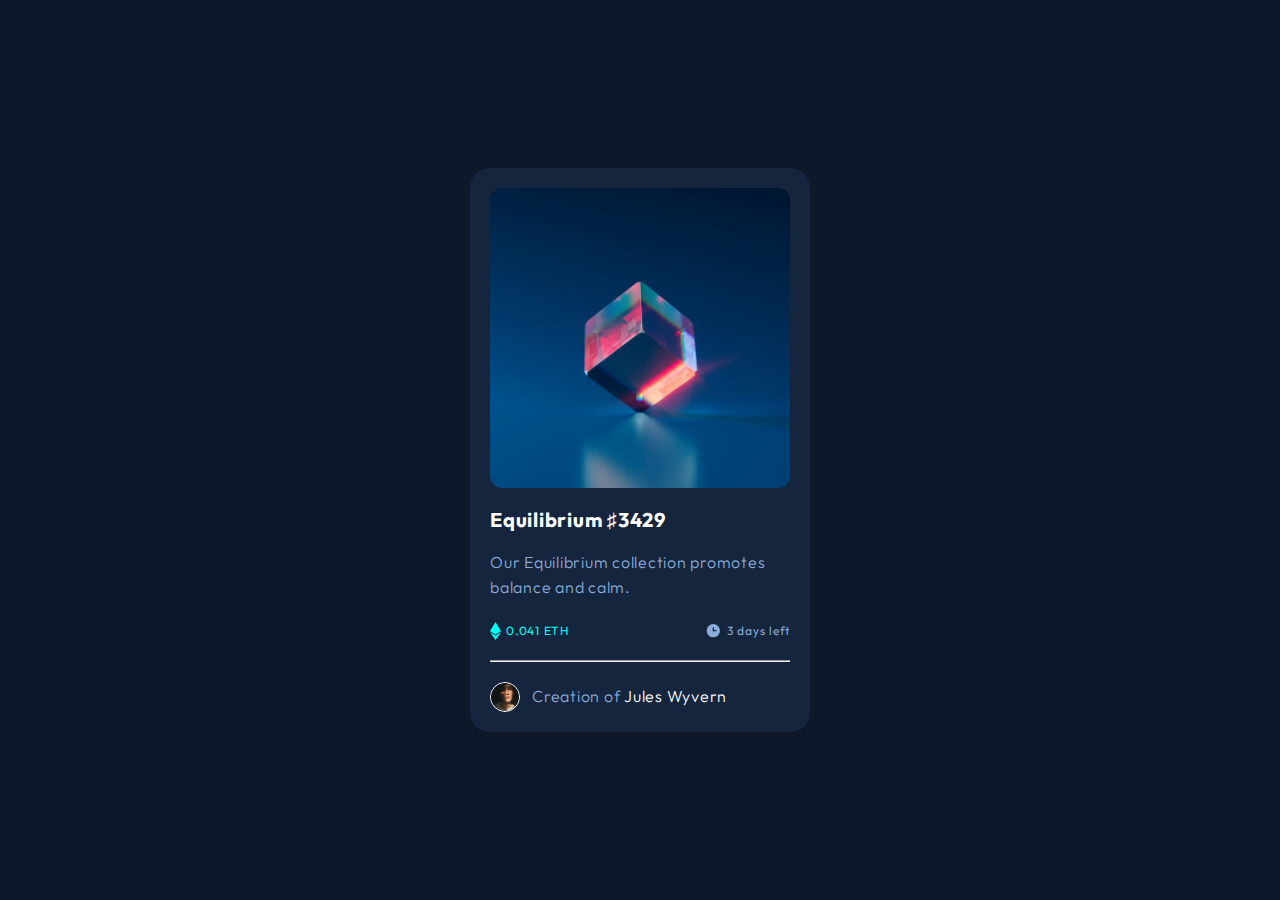
<file: newbie-challenges/nft-preview-card-component-main/index.html>
<!DOCTYPE html>
<html lang="en">
	<head>
		<meta charset="UTF-8" />
		<meta name="viewport" content="width=device-width, initial-scale=1.0" />
		<!-- displays site properly based on user's device -->

		<link
			rel="icon"
			type="image/png"
			sizes="32x32"
			href="./images/favicon-32x32.png"
		/>

		<title>Frontend Mentor | NFT preview card component</title>
		<link rel="preconnect" href="https://fonts.googleapis.com" />
		<link rel="preconnect" href="https://fonts.gstatic.com" crossorigin />
		<link
			href="https://fonts.googleapis.com/css2?family=Outfit:wght@300;400;700&display=swap"
			rel="stylesheet"
		/>

		<link rel="stylesheet" href="css/style.css" />
		<link rel="stylesheet" href="css/general.css" />
		<link rel="stylesheet" href="css/queries.css" />
	</head>
	<body>
		<div class="container">
			<div class="card grid grid-1">
				<div class="card__image">
					<img src="images/image-equilibrium.jpg" alt="Ethereum" />
					<div class="overlay">
						<img src="images/icon-view.svg" alt="overlay" />
					</div>
				</div>
				<div class="card__description grid">
					<h1 class="card-title">
						<a href="#">Equilibrium &sharp;3429</a>
					</h1>
					<p>Our Equilibrium collection promotes balance and calm.</p>
					<div class="values">
						<span class="eth-value item"
							><img
								src="images/icon-ethereum.svg"
								alt="icon-ethereum"
							/>0.041 ETH</span
						>
						<span class="days-left item"
							><img
								src="images/icon-clock.svg"
								alt="icon-clock"
							/>3 days left</span
						>
					</div>
					<hr />
					<div class="author-info">
						<img src="images/image-avatar.png" alt="Author Image" />
						<p>
							Creation of
							<span class="author-name"
								><a href="#">Jules Wyvern</a></span
							>
						</p>
					</div>
				</div>
			</div>
		</div>
	</body>
</html>
</file>
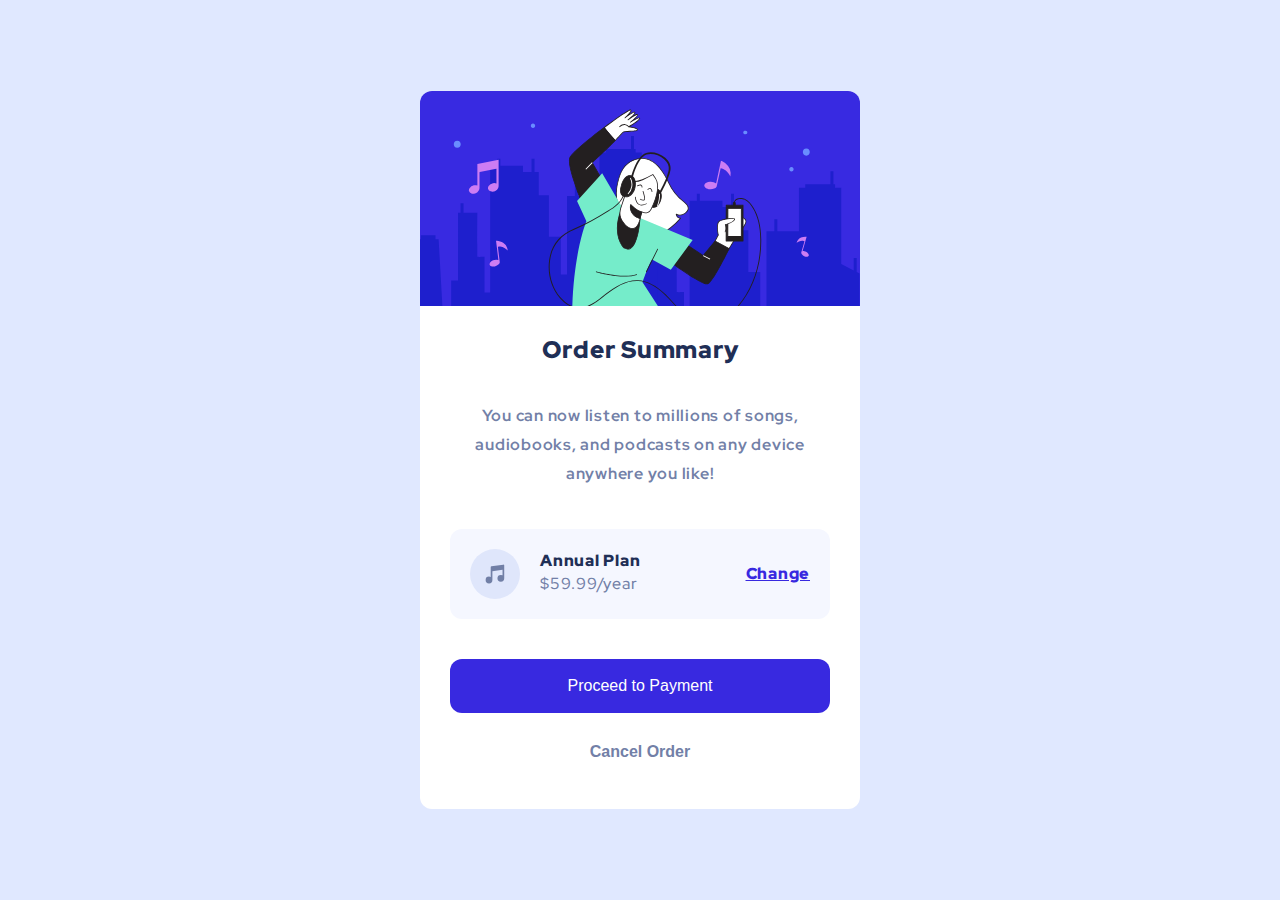
<file: newbie-challenges/order-summary-component-main/index.html>
<!DOCTYPE html>
<html lang="en">
	<head>
		<meta charset="UTF-8" />
		<meta name="viewport" content="width=device-width, initial-scale=1.0" />
		<!-- displays site properly based on user's device -->

		<link
			rel="icon"
			type="image/png"
			sizes="32x32"
			href="./images/favicon-32x32.png"
		/>
		<link rel="preconnect" href="https://fonts.googleapis.com" />
		<link rel="preconnect" href="https://fonts.gstatic.com" crossorigin />
		<link
			href="https://fonts.googleapis.com/css2?family=Red+Hat+Display:wght@500;700;900&display=swap"
			rel="stylesheet"
		/>
		<link rel="stylesheet" href="css/style.css" />
		<link rel="stylesheet" href="css/general.css" />
		<link rel="stylesheet" href="css/queries.css" />
		<title>Frontend Mentor | Order summary card</title>
	</head>
	<body>
		<main class="main-content">
			<div class="container">
				<div class="order__card">
					<div class="card-image">
						<img
							class="hero-img"
							src="images/illustration-hero.svg"
							alt="Card Hero Image"
						/>
					</div>
					<div class="card-content grid">
						<h1 class="card-content-header">Order Summary</h1>
						<p class="card-description">
							You can now listen to millions of songs, audiobooks,
							and podcasts on any device anywhere you like!
						</p>
						<div class="plan">
							<img
								class="plan-img"
								src="images/icon-music.svg"
								alt="Music Icon"
							/>
							<div class="plan-info">
								<p class="plan-type">Annual Plan</p>
								<p class="plan-price">&dollar;59.99/year</p>
							</div>
							<a class="plan-change" href="#">Change</a>
						</div>
						<div>
							<button type="submit" class="btn btn-confirm">
								Proceed to Payment
							</button>
							<button type="reset" class="btn btn-cancel">
								Cancel Order
							</button>
						</div>
					</div>
				</div>
			</div>
		</main>
	</body>
</html>
</file>
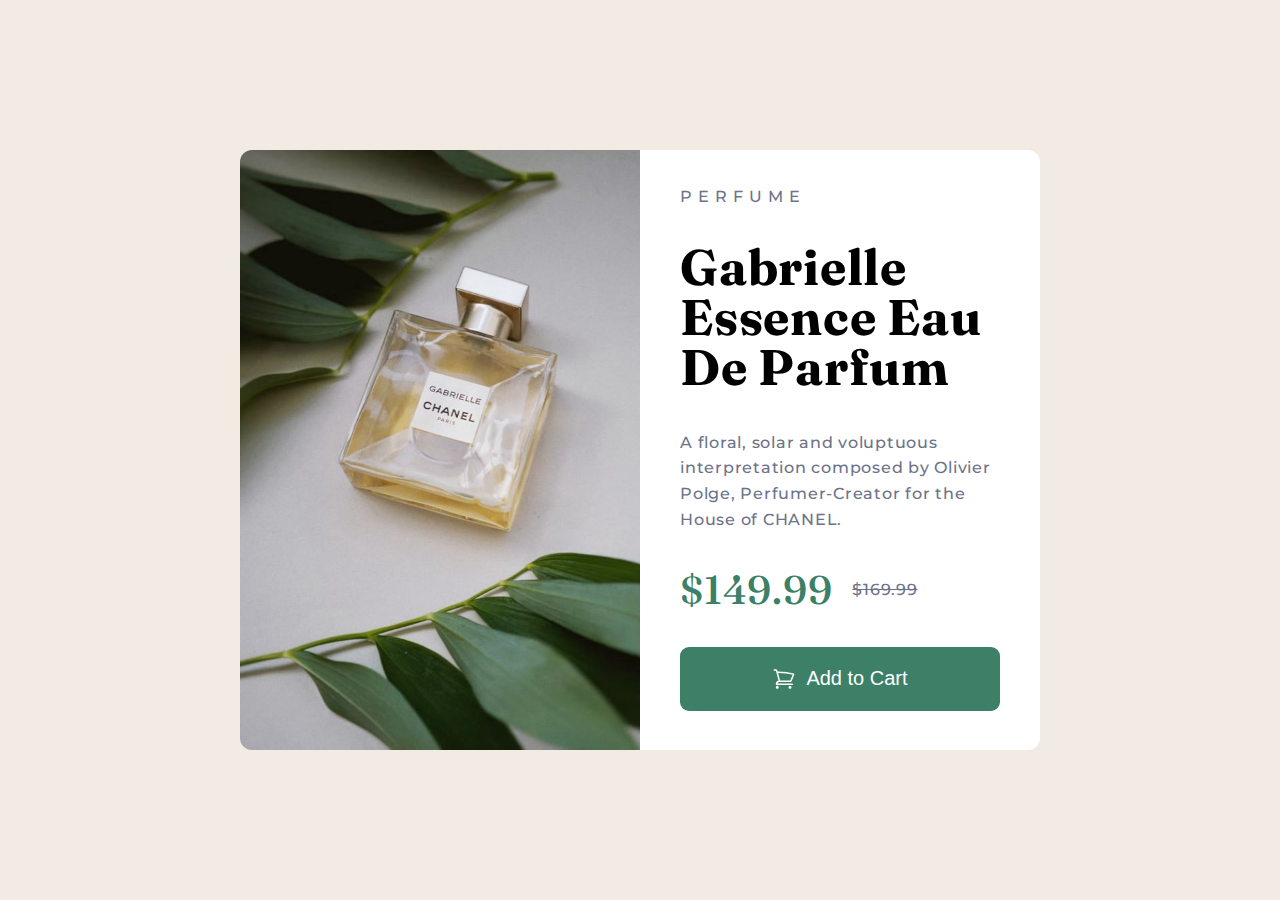
<file: newbie-challenges/product-preview-card-component/index.html>
<!DOCTYPE html>
<html lang="en">
	<head>
		<meta charset="UTF-8" />
		<meta name="viewport" content="width=device-width, initial-scale=1.0" />
		<!-- displays site properly based on user's device -->

		<link
			rel="icon"
			type="image/png"
			sizes="32x32"
			href="./images/favicon-32x32.png"
		/>
		<!-- Fonts -->
		<link rel="preconnect" href="https://fonts.googleapis.com" />
		<link rel="preconnect" href="https://fonts.gstatic.com" crossorigin />
		<link
			href="https://fonts.googleapis.com/css2?family=Fraunces:opsz,wght@9..144,700&family=Montserrat:wght@500;700&display=swap"
			rel="stylesheet"
		/>
		<!-- End Fonts -->

		<!-- Style -->
		<link rel="stylesheet" href="css/general.css" />
		<link rel="stylesheet" href="css/style.css" />
		<link rel="stylesheet" href="css/queries.css" />
		<!-- End Style -->

		<title>Frontend Mentor | Product preview card component</title>
	</head>
	<body>
		<!-- 
  Preview

  Gabrielle Essence Eau De Parfum

  A floral, solar and voluptuous interpretation composed by Olivier Polge,  
  Perfumer-Creator for the House of CHANEL.

  $149.99
  $169.99

  Add to Cart
   -->
		<div class="container">
			<div class="card grid grid-2">
				<div class="card-image">
					<img
						id="product-image"
						src="img/image-product-desktop.jpg"
						alt="product image"
					/>
				</div>
				<div class="card-content grid grid-1">
					<p class="card-type">perfume</p>
					<h1 class="card-title">Gabrielle Essence Eau De Parfum</h1>
					<p class="card-description">
						A floral, solar and voluptuous interpretation composed
						by Olivier Polge, Perfumer-Creator for the House of
						CHANEL.
					</p>
					<div class="card-price">
						<span class="card-price--new">$149.99</span>
						<span class="card-price--old">$169.99</span>
					</div>
					<button class="card-button">
						<svg
							xmlns="http://www.w3.org/2000/svg"
							fill="none"
							viewBox="0 0 24 24"
							stroke-width="1.5"
							stroke="currentColor"
							class="card-button-icon"
						>
							<path
								stroke-linecap="round"
								stroke-linejoin="round"
								d="M2.25 3h1.386c.51 0 .955.343 1.087.835l.383 1.437M7.5 14.25a3 3 0 00-3 3h15.75m-12.75-3h11.218c1.121-2.3 2.1-4.684 2.924-7.138a60.114 60.114 0 00-16.536-1.84M7.5 14.25L5.106 5.272M6 20.25a.75.75 0 11-1.5 0 .75.75 0 011.5 0zm12.75 0a.75.75 0 11-1.5 0 .75.75 0 011.5 0z"
							/>
						</svg>
						<span>Add to Cart</span>
					</button>
				</div>
			</div>
		</div>
	</body>
</html>
</file>
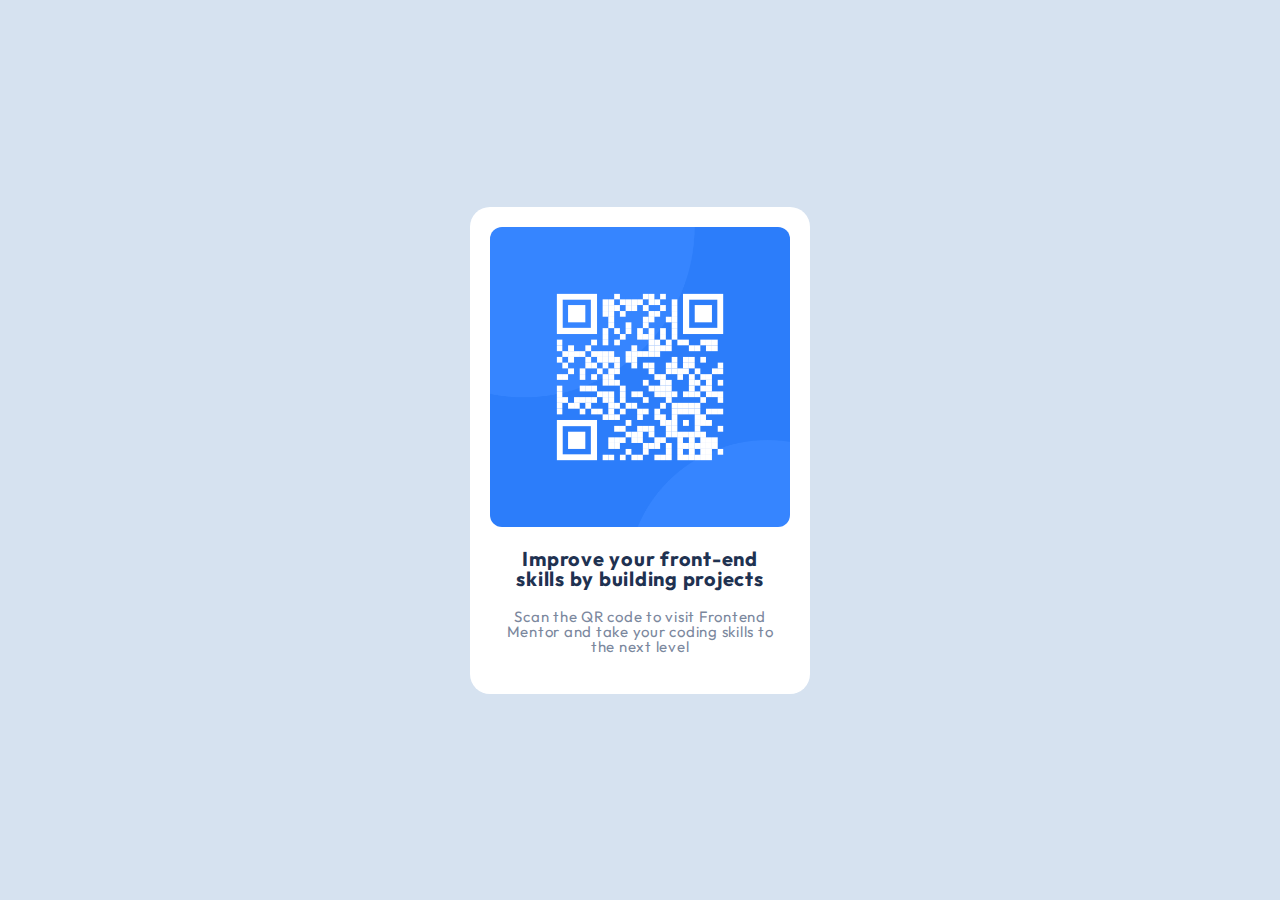
<file: newbie-challenges/qr-code-component-main/index.html>
<!DOCTYPE html>
<html lang="en">
	<head>
		<meta charset="UTF-8" />
		<meta name="viewport" content="width=device-width, initial-scale=1.0" />
		<!-- displays site properly based on user's device -->

		<link
			rel="icon"
			type="image/png"
			sizes="32x32"
			href="./images/favicon-32x32.png"
		/>

		<title>Frontend Mentor | QR code component</title>

		<link rel="preconnect" href="https://fonts.googleapis.com" />
		<link rel="preconnect" href="https://fonts.gstatic.com" crossorigin />
		<link
			href="https://fonts.googleapis.com/css2?family=Outfit:wght@400;700&display=swap"
			rel="stylesheet"
		/>

		<link rel="stylesheet" href="css/style.css" />
		<link rel="stylesheet" href="css/general.css" />
		<link rel="stylesheet" href="css/queries.css" />
	</head>
	<body>
		<div class="container">
			<div class="card grid grid-1">
				<div class="card__qr">
					<img src="images/image-qr-code.png" alt="qr code" />
				</div>
				<div class="card__text">
					<h1>Improve your front-end skills by building projects</h1>
					<p>
						Scan the QR code to visit Frontend Mentor and take your
						coding skills to the next level
					</p>
				</div>
			</div>
		</div>
	</body>
</html>
</file>
<file: newbie-challenges/nft-preview-card-component-main/css/style.css>
.card {
  width: 34rem;
  margin: 0 auto;
  padding: 2rem;
  background-color: #14253d;
  border-radius: 2rem;
  row-gap: 2rem;
}

.card__description {
  row-gap: 2rem;
}

.card__image img {
  height: 30rem;
  border-radius: 1.2rem;
}

.author-info {
  display: flex;
  align-items: center;
  gap: 1.2rem;
}

.author-info img {
  height: 3rem;
  border: 1px solid #fff;
  border-radius: 50%;
}

.author-name,
.days-left,
.card__description p {
  color: #8bacda;
  line-height: 1.6;
}

.eth-value {
  color: #00fff7;
}

.values {
  display: flex;
  justify-content: space-between;
  font-weight: 400;
  font-size: 1.2rem;
}

.item {
  display: flex;
  align-items: center;
  gap: .5rem;
}


hr {
  color: #2f415b;
  outline: none;
}

.card-title {
  color: #fff
}

.card__description p {
  font-size: 1.6rem;
  font-weight: 300;
}

a:link,
a:visited {
  text-decoration: none;
  color: #fff;
}

a:hover,
a:active {
  color: #00fff7
}

.card__image {
  position: relative;
}

.overlay {
  position: absolute;
  top: 0;
  bottom: 0;
  left: 0;
  right: 0;
  height: 100%;
  width: 100%;
  opacity: 0;
  transition: .3s ease;
  background-color: #00fff77a;
  display: flex;
  align-items: center;
  justify-content: center;
  border-radius: 1.2rem;
}

.overlay img {
  height: 3rem;
}

.card__image:hover .overlay {
  opacity: 1;
}
</file>
<file: newbie-challenges/nft-preview-card-component-main/css/general.css>
/*
--- 01 TYPOGRAPHY SYSTEM
  Font-family: Fraunces, Montserrat, sans-serif
  Font-size: 10px
  Font-weight: 500
  Line-height: 1
  Letter-spacing: 0.75px

--- 02 COLORS
  Primary: hsl(158, 36%, 37%)
  Cream: hsl(30, 38%, 92%) #f2ebe3
  Tints:
    Very light blue: hsl(212, 21%, 94%) 
    White: hsl(0, 0%, 100%)

  Shades: 
    Very dark blue: hsl(212, 21%, 14%)
    Dark grayish blue: hsl(228, 12%, 48%)

  Accents:
  
  Greys: 
    Very light gray: hsl(0, 0%, 98%)
    Light gray: hsl(0, 0%, 95%)
    Gray: hsl(0, 0%, 75%)
    Dark gray: hsl(0, 0%, 60%)
    Very dark gray: hsl(0, 0%, 40%)
    Black: hsl(0, 0%, 0%)

--- 03 SHADOWS
  Default: 0 0.5rem 1rem rgba(0, 0, 0, 0.15)
  Hover: 0 0.5rem 1rem rgba(0, 0, 0, 0.2)

  box-shadow: 0 0 0.5rem rgba(0, 0, 0, 0.1);

--- 04 BORDER-RADIUS
  Default: 0.5rem;
  Medium:

--- 05 WHITESPACE
  Padding: 2rem
  Margin: 2rem

--- 06 GRID SYSTEM
  1 / 2 / 3 / 4 / 5 / 6 / 7 / 8 / 9 / 10 / 11 / 12

--- 07 SPACING SYSTEM (px)
  0 / 2 / 4 / 8 / 12 / 16 / 24 / 32 / 48 / 64 / 80 / 96 / 128

--- 08 MEDIA QUERIES
  Mobile: 375px
  Tablet: 768px
  Desktop: 1024px
  Large desktop: 1440px

--- 09 Z-INDEX

--- 10 TRANSITIONS
  Default: 0.3s ease-in-out


--- 11 ANIMATIONS

--- 12 EASING
  Default: cubic-bezier(0.645, 0.045, 0.355, 1)
  
--- 13 BREAKPOINTS
  Mobile: 375px
  Tablet: 768px
  Desktop: 1024px
  Large desktop: 1440px
  
--- 14 FONT-FAMILY
  Fraunces
  Montserrat

--- 15 FONT-SIZE
  10 / 12 / 14 / 16 / 18 / 20 / 24 / 30 / 36 / 44 / 52 / 62 / 74 / 86 / 98

--- 16 FONT-WEIGHT
  Default: 400
  Medium: 500
  Semi-bold: 600
  Bold: 700

--- 17 LINE-HEIGHT
  Default: 1
  Small: 1.05
  Medium: 1.2
  Paragraph default: 1.6
  Large: 1.8

--- 18 LETTER-SPACING
  -0.5px
  0.75px
  1.5px
  2.25px
  

*/

*,
*::before,
*::after {
  padding: 0;
  margin: 0;
  box-sizing: border-box;
}

html {
  /* font-size: 10px; */
  font-size: 62.5%;
  overflow-x: hidden;
}

body {
  font-family: 'Outfit', sans-serif;
  line-height: 1;
  letter-spacing: 0.75px;
  /* text-rendering: optimizeLegibility;
  -webkit-font-smoothing: antialiased;
  -moz-osx-font-smoothing: grayscale; */
  background-color: #0d192b;
  height: 100vh;
}

.container {
  max-width: 144rem;
  padding: 0 2rem;
  margin: 0 auto;
  display: flex;
  align-items: center;
  height: 100vh;
}

.grid {
  display: grid;
}

.grid-1 {
  grid-template-columns: repeat(1, 1fr);
}

.grid-2 {
  grid-template-columns: repeat(2, 1fr);
}
</file>
<file: newbie-challenges/nft-preview-card-component-main/css/queries.css>
/* rem and em do NOT depend on html font-size in media queries! Instead, 1rem = 1em = 16px */

/**************************/
/* BELOW 768px (Smaller tablets) */
/**************************/

@media (max-width: 24em) {}
</file>
<file: newbie-challenges/order-summary-component-main/css/style.css>
.order__card {
  background-color: #fff;
  max-width: 44rem;
  border-radius: 1.2rem;
  overflow: hidden;
}

.hero-img {
  max-width: 100%;
}

.card-content {
  padding: 3rem;
  text-align: center;
  row-gap: 4rem;
}

.card-content-header {
  font-size: 2.4rem;
  font-weight: 900;
  color: #1f2f56
}

.card-description {
  line-height: 2rem;
  font-size: 1.6rem;
  line-height: 1.8;
  font-weight: 700;
  color: #7280a7;
}

.plan {
  font-size: 1.6rem;
  background-color: #f5f7ff;
  padding: 2rem;
  border-radius: 1.2rem;
  display: flex;
  gap: 2rem;
  align-items: center;
}

.plan-img {
  max-width: 100%;
  height: 5rem;
}

.plan-info {
  display: flex;
  flex-direction: column;
  align-items: start;
  gap: .5rem;
}

.plan-type {
  color: #1f2f56;
  font-weight: 900;
}

.plan-price {
  line-height: 2rem;
  font-weight: 500;
  color: #7280a7;
}

.plan-change {
  margin-left: auto;
  font-weight: 700;
}

.btn {
  padding: 1.8rem;
  border-radius: 1.2rem;
  border: none;
  font-size: 1.6rem;
  cursor: pointer;
  width: 100%;
}

.btn-confirm {
  color: #fff;
  background-color: #3829e0;
}

.btn-cancel {
  background-color: white;
  color: #7280a7;
  font-weight: 700;
  margin-top: 1.2rem;
}

.btn-confirm:hover {
  background-color: #3829e0a2;
}

.btn-cancel:hover {
  color: #1f2f56;
}

.plan-change {
  color: #3829e0;
  font-weight: 900;
}

.plan-change:link:hover,
.plan-change:visited:hover {
  text-decoration: none;
  color: #3829e0a2;
}
</file>
<file: newbie-challenges/order-summary-component-main/css/general.css>
/*
--- 01 TYPOGRAPHY SYSTEM
  Font-family: Fraunces, Montserrat, sans-serif
  Font-size: 10px
  Font-weight: 500
  Line-height: 1
  Letter-spacing: 0.75px

--- 02 COLORS
  Primary: 
    - Pale blue: hsl(225, 100%, 94%)
    - Bright blue: hsl(245, 75%, 52%)
  Neutral
    - Very pale blue: hsl(225, 100%, 98%)
    - Desaturated blue: hsl(224, 23%, 55%)
    - Dark blue: hsl(223, 47%, 23%)
  Cream: 
  Tints:

  Shades: 

  Accents:
  
  Greys: 
    Very light gray: hsl(0, 0%, 98%)
    Light gray: hsl(0, 0%, 95%)
    Gray: hsl(0, 0%, 75%)
    Dark gray: hsl(0, 0%, 60%)
    Very dark gray: hsl(0, 0%, 40%)
    Black: hsl(0, 0%, 0%)

--- 03 SHADOWS
  Default: 0 0.5rem 1rem rgba(0, 0, 0, 0.15)
  Hover: 0 0.5rem 1rem rgba(0, 0, 0, 0.2)

  box-shadow: 0 0 0.5rem rgba(0, 0, 0, 0.1);

--- 04 BORDER-RADIUS
  Default: 0.5rem;
  Medium:

--- 05 WHITESPACE
  Padding: 2rem
  Margin: 2rem

--- 06 GRID SYSTEM
  1 / 2 / 3 / 4 / 5 / 6 / 7 / 8 / 9 / 10 / 11 / 12

--- 07 SPACING SYSTEM (px)
  0 / 2 / 4 / 8 / 12 / 16 / 24 / 32 / 48 / 64 / 80 / 96 / 128

--- 08 MEDIA QUERIES
  Mobile: 375px
  Tablet: 768px
  Desktop: 1024px
  Large desktop: 1440px

--- 09 Z-INDEX

--- 10 TRANSITIONS
  Default: 0.3s ease-in-out


--- 11 ANIMATIONS

--- 12 EASING
  Default: cubic-bezier(0.645, 0.045, 0.355, 1)
  
--- 13 BREAKPOINTS
  Mobile: 375px
  Tablet: 768px
  Desktop: 1024px
  Large desktop: 1440px
  
--- 14 FONT-FAMILY
  Fraunces
  Montserrat

--- 15 FONT-SIZE
  10 / 12 / 14 / 16 / 18 / 20 / 24 / 30 / 36 / 44 / 52 / 62 / 74 / 86 / 98

--- 16 FONT-WEIGHT
  Default: 400
  Medium: 500
  Semi-bold: 600
  Bold: 700

--- 17 LINE-HEIGHT
  Default: 1
  Small: 1.05
  Medium: 1.2
  Paragraph default: 1.6
  Large: 1.8

--- 18 LETTER-SPACING
  -0.5px
  0.75px
  1.5px
  2.25px


*/

*,
*::before,
*::after {
  padding: 0;
  margin: 0;
  box-sizing: border-box;
}

html {
  /* font-size: 10px; */
  font-size: 62.5%;
  overflow-x: hidden;
}

body {
  font-family: 'Red Hat Display', sans-serif;
  line-height: 1;
  letter-spacing: 0.75px;
  /* text-rendering: optimizeLegibility;
  -webkit-font-smoothing: antialiased;
  -moz-osx-font-smoothing: grayscale; */
  background-color: #e0e8ff;
  min-height: 100vh;
}

.container {
  max-width: 144rem;
  padding: 0 2rem;
  margin: 0 auto;
  display: flex;
  align-items: center;
  justify-content: center;
  min-height: 100vh;
}

.grid {
  display: grid;
}

.grid-1 {
  grid-template-columns: repeat(1, 1fr);
}

.grid-2 {
  grid-template-columns: repeat(2, 1fr);
}
</file>
<file: newbie-challenges/order-summary-component-main/css/queries.css>
/* rem and em do NOT depend on html font-size in media queries! Instead, 1rem = 1em = 16px */

/**************************/
/* BELOW 768px (Smaller tablets) */
/**************************/

@media (max-width: 25em) {

  .order__card {
    max-width: 32rem;
  }

  .card-content {
    row-gap: 2rem;
  }

  .card-content-header {
    font-size: 2rem;
  }

  .card-description {
    font-size: 1.2rem;
  }

  .plan {
    padding: 1rem;
    font-size: 1.2rem;
  }

  .plan-img {
    height: 4rem;
  }

  .btn {
    /* font-size: 1.4rem; */
    font-weight: 700;
    padding: 1.4rem;
  }

  .btn-cancel {
    margin-top: 0.6rem;
  }

}
</file>
<file: newbie-challenges/product-preview-card-component/css/general.css>
/*
--- 01 TYPOGRAPHY SYSTEM
  Font-family: Fraunces, Montserrat, sans-serif
  Font-size: 10px
  Font-weight: 500
  Line-height: 1
  Letter-spacing: 0.75px

--- 02 COLORS
  Primary: hsl(158, 36%, 37%)
  Cream: hsl(30, 38%, 92%) #f2ebe3
  Tints:
    Very light blue: hsl(212, 21%, 94%) 
    White: hsl(0, 0%, 100%)

  Shades: 
    Very dark blue: hsl(212, 21%, 14%)
    Dark grayish blue: hsl(228, 12%, 48%)

  Accents:
  
  Greys: 
    Very light gray: hsl(0, 0%, 98%)
    Light gray: hsl(0, 0%, 95%)
    Gray: hsl(0, 0%, 75%)
    Dark gray: hsl(0, 0%, 60%)
    Very dark gray: hsl(0, 0%, 40%)
    Black: hsl(0, 0%, 0%)

--- 03 SHADOWS
  Default: 0 0.5rem 1rem rgba(0, 0, 0, 0.15)
  Hover: 0 0.5rem 1rem rgba(0, 0, 0, 0.2)

  box-shadow: 0 0 0.5rem rgba(0, 0, 0, 0.1);

--- 04 BORDER-RADIUS
  Default: 0.5rem;
  Medium:

--- 05 WHITESPACE
  Padding: 2rem
  Margin: 2rem

--- 06 GRID SYSTEM
  1 / 2 / 3 / 4 / 5 / 6 / 7 / 8 / 9 / 10 / 11 / 12

--- 07 SPACING SYSTEM (px)
  0 / 2 / 4 / 8 / 12 / 16 / 24 / 32 / 48 / 64 / 80 / 96 / 128

--- 08 MEDIA QUERIES
  Mobile: 375px
  Tablet: 768px
  Desktop: 1024px
  Large desktop: 1440px

--- 09 Z-INDEX

--- 10 TRANSITIONS
  Default: 0.3s ease-in-out


--- 11 ANIMATIONS

--- 12 EASING
  Default: cubic-bezier(0.645, 0.045, 0.355, 1)
  
--- 13 BREAKPOINTS
  Mobile: 375px
  Tablet: 768px
  Desktop: 1024px
  Large desktop: 1440px
  
--- 14 FONT-FAMILY
  Fraunces
  Montserrat

--- 15 FONT-SIZE
  10 / 12 / 14 / 16 / 18 / 20 / 24 / 30 / 36 / 44 / 52 / 62 / 74 / 86 / 98

--- 16 FONT-WEIGHT
  Default: 400
  Medium: 500
  Semi-bold: 600
  Bold: 700

--- 17 LINE-HEIGHT
  Default: 1
  Small: 1.05
  Medium: 1.2
  Paragraph default: 1.6
  Large: 1.8

--- 18 LETTER-SPACING
  -0.5px
  0.75px
  1.5px
  2.25px
  

*/

*,
*::before,
*::after {
  padding: 0;
  margin: 0;
  box-sizing: border-box;
}

html {
  /* font-size: 10px; */
  font-size: 62.5%;
  overflow-x: hidden;
}

body {
  font-family: "Montserrat", "Fraunces", sans-serif;
  line-height: 1;
  font-weight: 500;
  letter-spacing: 0.75px;
  /* text-rendering: optimizeLegibility;
  -webkit-font-smoothing: antialiased;
  -moz-osx-font-smoothing: grayscale; */
  background-color: #f2ebe3;
  height: 100vh;
}

.container {
  max-width: 144rem;
  padding: 0 2rem;
  margin: 0 auto;
  display: flex;
  align-items: center;
  height: 100%;
}

.grid {
  display: grid;
  /* grid-gap: 2rem; */
}

.grid-1 {
  grid-template-columns: repeat(1, 1fr);
}

.grid-2 {
  grid-template-columns: repeat(2, 1fr);
}
</file>
<file: newbie-challenges/product-preview-card-component/css/style.css>
.card {
  width: 80rem;
  height: 60rem;
  margin: 0 auto;
  /* border: 1px solid #000; */
  border-radius: 1.2rem;
  overflow: hidden;
}

img {
  height: 100%;
}

.card-image {
  overflow: hidden;
  width: 100%;
}

.card-content {
  padding: 2rem 4rem;
  align-items: center;
  background-color: #fff;

}

.card-type {
  text-transform: uppercase;
  letter-spacing: .6rem;
  font-size: 1.6rem;
  color: #6c7289;
}

.card-title {
  font-size: 5rem;
  font-weight: 700;
  font-family: Fraunces;
}

.card-description {
  font-size: 1.6rem;
  font-family: Montserrat;
  color: #6c7289;
  line-height: 1.6;
}

.card-price {
  display: flex;
  gap: 2rem;
  align-items: center;
}

.card-price--new {
  font-size: 4rem;
  font-family: Fraunces;
  color: #3c8067
}

.card-price--old {
  color: #6c7289;
  text-decoration: line-through;
  font-size: 1.6rem;
  font-family: Montserrat;
}

.card-button {
  padding: 2rem;
  border-radius: .9rem;
  border: none;
  background-color: #3c8067;
  display: flex;
  gap: 1rem;
  justify-content: center;
  cursor: pointer;
}

.card-button span {
  font-size: 2rem;
  color: #fff;
}

.card-button-icon {
  stroke: #fff;
  width: 2.4rem;
  height: 2.4rem
}

.card-button:link,
.card-button:visited {
  text-decoration: none;
  color: #fff;
}

.card-button:hover,
.card-button:active {
  background-color: #244d3e;
  cursor: pointer;
}
</file>
<file: newbie-challenges/product-preview-card-component/css/queries.css>
/* rem and em do NOT depend on html font-size in media queries! Instead, 1rem = 1em = 16px */

/**************************/
/* BELOW 768px (Smaller tablets) */
/**************************/

@media (max-width: 53em) {

  .card {
    width: 52em;
    height: 80%;
  }

  .grid-2 {
    grid-template-columns: repeat(1, 1fr);
  }

  .grid-1 {
    row-gap: 3rem;
  }

  .card-image {
    height: 100%;
  }

  .card-description {
    font-size: 2rem;
  }

  #product-image {
    content: url("../img/image-product-mobile.jpg");
    /* src: "../img/image-product-mobile.jpg"; */
    height: 140%;
    width: 100%;
  }
}
</file>
<file: newbie-challenges/qr-code-component-main/css/style.css>
.card {
  width: 34rem;
  margin: 0 auto;
  padding: 2rem;
  background-color: #ffffff;
  border-radius: 2rem;
}

.card__qr img {
  height: 30rem;
  border-radius: 1.2rem;
}

.card__text {
  padding: 2rem 1.4rem;
  text-align: center;
}

h1 {
  font-weight: 700;
  font-size: 2rem;
  color: #1f3251
}

p {
  font-size: 1.5rem;
  font-weight: 400;
  margin-top: 2rem;
  color: #7b879d;
}
</file>
<file: newbie-challenges/qr-code-component-main/css/general.css>
/*
--- 01 TYPOGRAPHY SYSTEM
  Font-family: Fraunces, Montserrat, sans-serif
  Font-size: 10px
  Font-weight: 500
  Line-height: 1
  Letter-spacing: 0.75px

--- 02 COLORS
  Primary: hsl(158, 36%, 37%)
  Cream: hsl(30, 38%, 92%) #f2ebe3
  Tints:
    Very light blue: hsl(212, 21%, 94%) 
    White: hsl(0, 0%, 100%)

  Shades: 
    Very dark blue: hsl(212, 21%, 14%)
    Dark grayish blue: hsl(228, 12%, 48%)

  Accents:
  
  Greys: 
    Very light gray: hsl(0, 0%, 98%)
    Light gray: hsl(0, 0%, 95%)
    Gray: hsl(0, 0%, 75%)
    Dark gray: hsl(0, 0%, 60%)
    Very dark gray: hsl(0, 0%, 40%)
    Black: hsl(0, 0%, 0%)

--- 03 SHADOWS
  Default: 0 0.5rem 1rem rgba(0, 0, 0, 0.15)
  Hover: 0 0.5rem 1rem rgba(0, 0, 0, 0.2)

  box-shadow: 0 0 0.5rem rgba(0, 0, 0, 0.1);

--- 04 BORDER-RADIUS
  Default: 0.5rem;
  Medium:

--- 05 WHITESPACE
  Padding: 2rem
  Margin: 2rem

--- 06 GRID SYSTEM
  1 / 2 / 3 / 4 / 5 / 6 / 7 / 8 / 9 / 10 / 11 / 12

--- 07 SPACING SYSTEM (px)
  0 / 2 / 4 / 8 / 12 / 16 / 24 / 32 / 48 / 64 / 80 / 96 / 128

--- 08 MEDIA QUERIES
  Mobile: 375px
  Tablet: 768px
  Desktop: 1024px
  Large desktop: 1440px

--- 09 Z-INDEX

--- 10 TRANSITIONS
  Default: 0.3s ease-in-out


--- 11 ANIMATIONS

--- 12 EASING
  Default: cubic-bezier(0.645, 0.045, 0.355, 1)
  
--- 13 BREAKPOINTS
  Mobile: 375px
  Tablet: 768px
  Desktop: 1024px
  Large desktop: 1440px
  
--- 14 FONT-FAMILY
  Fraunces
  Montserrat

--- 15 FONT-SIZE
  10 / 12 / 14 / 16 / 18 / 20 / 24 / 30 / 36 / 44 / 52 / 62 / 74 / 86 / 98

--- 16 FONT-WEIGHT
  Default: 400
  Medium: 500
  Semi-bold: 600
  Bold: 700

--- 17 LINE-HEIGHT
  Default: 1
  Small: 1.05
  Medium: 1.2
  Paragraph default: 1.6
  Large: 1.8

--- 18 LETTER-SPACING
  -0.5px
  0.75px
  1.5px
  2.25px
  

*/

*,
*::before,
*::after {
  padding: 0;
  margin: 0;
  box-sizing: border-box;
}

html {
  /* font-size: 10px; */
  font-size: 62.5%;
  overflow-x: hidden;
}

body {
  font-family: 'Outfit', sans-serif;
  line-height: 1;
  letter-spacing: 0.75px;
  /* text-rendering: optimizeLegibility;
  -webkit-font-smoothing: antialiased;
  -moz-osx-font-smoothing: grayscale; */
  background-color: #d6e2f0;
  height: 100vh;
}

.container {
  max-width: 144rem;
  padding: 0 2rem;
  margin: 0 auto;
  display: flex;
  align-items: center;
  height: 100vh;
}

.grid {
  display: grid;
}

.grid-1 {
  grid-template-columns: repeat(1, 1fr);
}

.grid-2 {
  grid-template-columns: repeat(2, 1fr);
}
</file>
<file: newbie-challenges/qr-code-component-main/css/queries.css>
/* rem and em do NOT depend on html font-size in media queries! Instead, 1rem = 1em = 16px */

/**************************/
/* BELOW 768px (Smaller tablets) */
/**************************/

@media (max-width: 24em) {}
</file>
